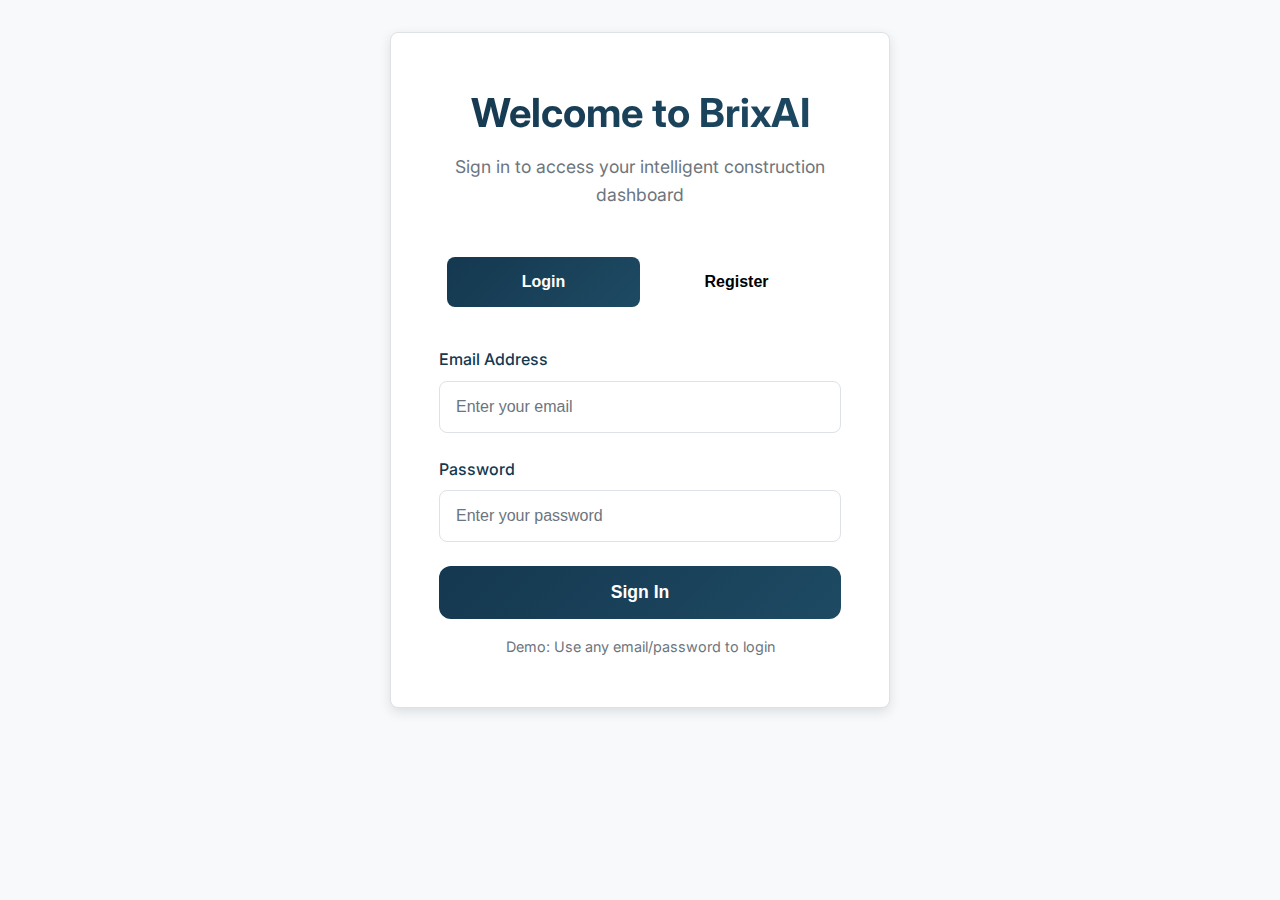
<file: widget/index.html>
<!DOCTYPE html>
<html lang="en">
<head>
  <meta charset="UTF-8">
  <meta name="viewport" content="width=device-width, initial-scale=1.0">
  <title>BrixAI - Smart Construction Management</title>
  <link rel="stylesheet" href="./style.css" />
  <link rel="icon" href="data:image/svg+xml,<svg xmlns='http://www.w3.org/2000/svg' viewBox='0 0 100 100'><text y='.9em' font-size='90'>🏗️</text></svg>">
</head>

<body>
  <div class="container">
    <!-- Auth Section -->
    <div class="auth-section">
      <div class="welcome-section">
        <h1>Welcome to BrixAI</h1>
        <p>Sign in to access your intelligent construction dashboard</p>
      </div>

      <div class="auth-tabs" data-active="login">
        <button class="tab-btn active" onclick="showTab('login')">Login</button>
        <button class="tab-btn" onclick="showTab('register')">Register</button>
      </div>

      <div id="login-tab" class="auth-form">
        <div class="input-group">
          <label for="login-email">Email Address</label>
          <input id="login-email" type="email" placeholder="Enter your email" required />
        </div>
        <div class="input-group">
          <label for="login-password">Password</label>
          <input id="login-password" type="password" placeholder="Enter your password" required />
        </div>
        <button class="button" onclick="loginUser()">Sign In</button>
        <p style="text-align: center; margin-top: 1rem; color: var(--text-secondary); font-size: 0.9rem;">
          Demo: Use any email/password to login
        </p>
      </div>

      <div id="register-tab" class="auth-form" style="display:none;">
        <div class="input-group">
          <label for="reg-name">Full Name</label>
          <input id="reg-name" type="text" placeholder="Enter your full name" required />
        </div>
        <div class="input-group">
          <label for="reg-email">Email Address</label>
          <input id="reg-email" type="email" placeholder="Enter your email" required />
        </div>
        <div class="input-group">
          <label for="reg-password">Password</label>
          <input id="reg-password" type="password" placeholder="Create a password" required />
        </div>
        <div class="input-group">
          <label for="reg-role">Role</label>
          <select id="reg-role" required>
            <option value="">Select your role</option>
            <option value="labor">Labor</option>
            <option value="mistri">Supervisor (Mestri)</option>
            <option value="engineer">Engineer</option>
            <option value="manager">Manager</option>
            <option value="vendor">Vendor</option>
            <option value="safety">Safety Officer</option>
          </select>
        </div>
        <button class="button" onclick="registerUser()">Create Account</button>
      </div>
    </div>
  </div>

  <script src="./js/auth.js"></script>
</body>
</html>
</file>
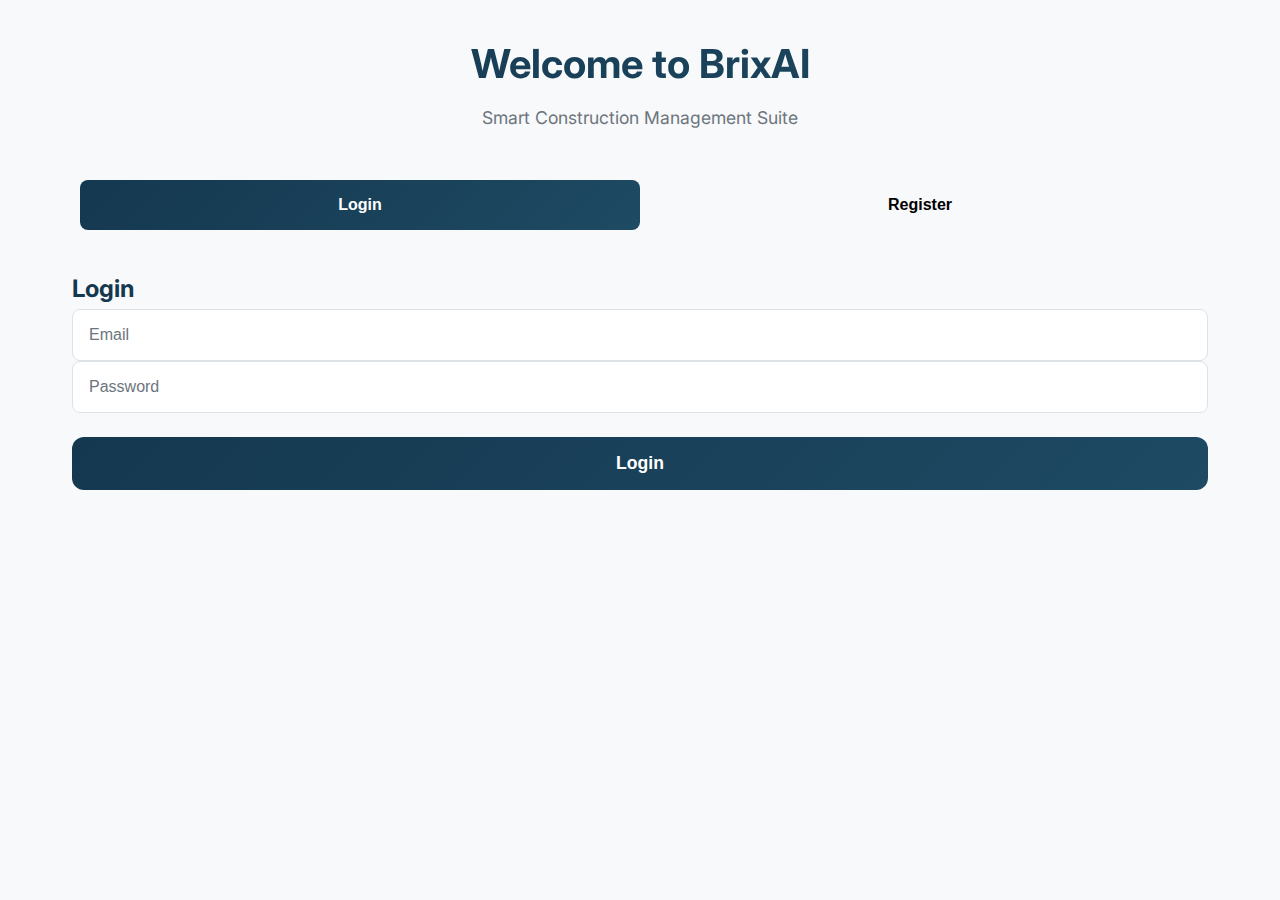
<file: login.html>
<!DOCTYPE html>
<html>
<head>
  <title>BrixAI - Login/Register</title>
  <link rel="stylesheet" href="./style.css" />
</head>

<body>

<div class="container">
  <div class="welcome-section">
    <h1>Welcome to <span style="color:#005eff;">BrixAI</span></h1>
    <p>Smart Construction Management Suite</p>
  </div>

  <div class="auth-tabs">
    <button class="tab-btn active" onclick="showTab('login')">Login</button>
    <button class="tab-btn" onclick="showTab('register')">Register</button>
  </div>

  <div id="login-tab" class="auth-form">
    <h2>Login</h2>
    <div class="input-group">
      <input id="login-email" placeholder="Email" />
      <input id="login-password" type="password" placeholder="Password" />
    </div>
    <button class="button" onclick="loginUser()">Login</button>
  </div>

  <div id="register-tab" class="auth-form" style="display:none;">
    <h2>Create Account</h2>
    <div class="input-group">
      <input id="reg-name" placeholder="Full Name" />
      <input id="reg-email" placeholder="Email" />
      <input id="reg-password" type="password" placeholder="Password" />
      <select id="reg-role">
        <option value="labor">Labor</option>
        <option value="mistri">Supervisor (Mestri)</option>
        <option value="engineer">Engineer</option>
        <option value="manager">Manager</option>
      </select>
    </div>
    <button class="button" onclick="registerUser()">Register</button>
  </div>
</div>

<script src="./js/auth-demo.js"></script>
</body>
</html>
</file>
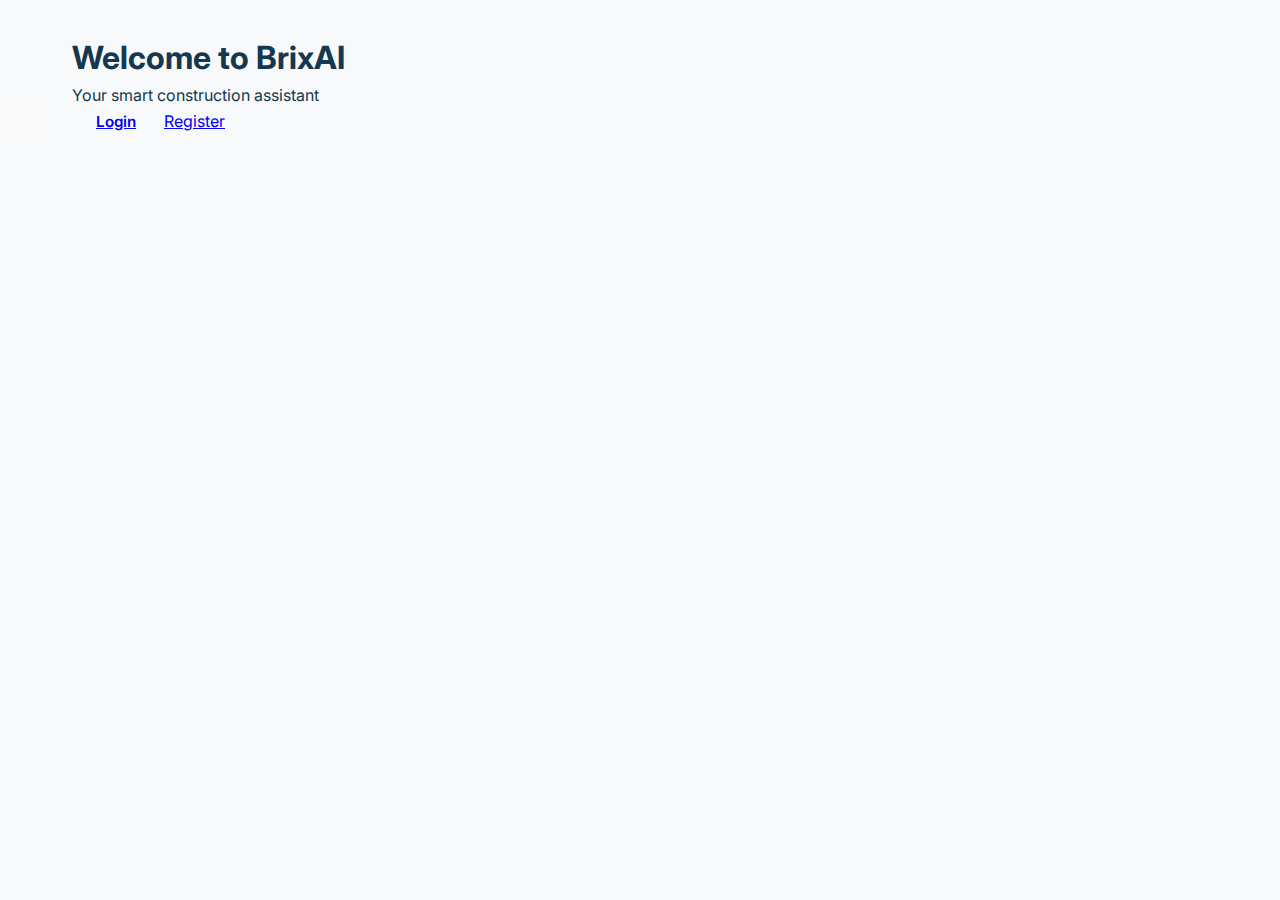
<file: welcome.html>
<!DOCTYPE html>
<html>
<head>
  <meta charset="UTF-8">
  <title>BrixAI</title>
  <link rel="stylesheet" href="style.css">
</head>
<body>

<div class="container center">
  <h1>Welcome to BrixAI</h1>
  <p>Your smart construction assistant</p>

  <a href="login.html" class="btn">Login</a>
  <a href="register.html" class="btn-outline">Register</a>
</div>

</body>
</html>
</file>
<file: widget/style.css>
/* ==================================================
   BrixAI — Modern Web Design
   - Beautiful, Interactive, Attractive Webpage Style
   - Gradient backgrounds, animations, modern typography
   - Responsive design for desktop and mobile
   ================================================== */

@import url('https://fonts.googleapis.com/css2?family=Inter:wght@300;400;500;600;700&family=Poppins:wght@400;500;600;700&display=swap');

:root {
  /* Zoho-inspired Professional Color Scheme */
  --primary: linear-gradient(135deg, #14384f 0%, #1e4a63 100%);
  --primary-color: #14384f;
  --primary-dark: #0c2230;
  --secondary: linear-gradient(135deg, #4a90e2 0%, #357abd 100%);
  --accent: #4a90e2;
  --success: #28a745;
  --warning: #ffc107;
  --error: #dc3545;

  /* Background Colors */
  --bg-primary: #ffffff;
  --bg-secondary: #f8f9fa;
  --bg-tertiary: #e9ecef;
  --bg-gradient: linear-gradient(135deg, #f8f9fa 0%, #e9ecef 100%);

  /* Card and Surface Colors */
  --bg-card: #ffffff;
  --bg-card-hover: #f8f9fa;
  --border-color: #dee2e6;
  --border-light: #e9ecef;

  /* Text Colors */
  --text-primary: #14384f;
  --text-secondary: #6c757d;
  --text-muted: #adb5bd;
  --text-white: #ffffff;

  /* Shadow Colors */
  --shadow-light: 0 2px 4px rgba(12, 34, 48, 0.08);
  --shadow-medium: 0 4px 12px rgba(12, 34, 48, 0.12);
  --shadow-heavy: 0 8px 24px rgba(12, 34, 48, 0.16);
  --shadow-primary: 0 4px 12px rgba(20, 56, 79, 0.15);

  /* Other Design Tokens */
  --border-radius: 8px;
  --border-radius-lg: 12px;
  --transition: all 0.3s cubic-bezier(0.4, 0, 0.2, 1);
  --glass: rgba(255, 255, 255, 0.9);
  --glass-border: rgba(255, 255, 255, 0.8);
}

* {
  margin: 0;
  padding: 0;
  box-sizing: border-box;
}

html {
  scroll-behavior: smooth;
}

body {
  font-family: 'Inter', -apple-system, BlinkMacSystemFont, 'Segoe UI', Roboto, sans-serif;
  line-height: 1.6;
  color: var(--text-primary);
  background: var(--bg-secondary);
  min-height: 100vh;
  overflow-x: hidden;
}

/* Container */
.container {
  max-width: 1200px;
  margin: 0 auto;
  padding: 2rem;
  position: relative;
}

/* Header */
header {
  background: var(--bg-card);
  border: 1px solid var(--border-color);
  border-radius: var(--border-radius);
  padding: 1.5rem 2rem;
  margin-bottom: 2rem;
  box-shadow: var(--shadow-light);
  display: flex;
  justify-content: space-between;
  align-items: center;
  animation: slideInDown 0.8s ease-out;
}

@keyframes slideInDown {
  from { transform: translateY(-100%); opacity: 0; }
  to { transform: translateY(0); opacity: 1; }
}

.brand {
  display: flex;
  align-items: center;
  gap: 1rem;
}

.logo {
  width: 60px;
  height: 60px;
  background: var(--primary);
  border-radius: 50%;
  display: flex;
  align-items: center;
  justify-content: center;
  color: white;
  font-weight: 700;
  font-family: 'Poppins', sans-serif;
  font-size: 1.5rem;
  box-shadow: var(--shadow-light);
  transition: var(--transition);
}

.logo:hover {
  transform: scale(1.1) rotate(5deg);
  box-shadow: var(--shadow-medium);
}

.brand h1 {
  font-family: 'Poppins', sans-serif;
  font-size: 1.8rem;
  font-weight: 700;
  background: var(--primary);
  -webkit-background-clip: text;
  -webkit-text-fill-color: transparent;
  background-clip: text;
}

.brand small {
  display: block;
  color: var(--text-secondary);
  font-size: 0.9rem;
  margin-top: 0.25rem;
}

.header-actions {
  display: flex;
  gap: 1rem;
  align-items: center;
}

.btn {
  padding: 0.75rem 1.5rem;
  border: none;
  border-radius: 50px;
  font-weight: 600;
  font-size: 0.95rem;
  cursor: pointer;
  transition: var(--transition);
  position: relative;
  overflow: hidden;
}

.btn::before {
  content: '';
  position: absolute;
  top: 0;
  left: -100%;
  width: 100%;
  height: 100%;
  background: linear-gradient(90deg, transparent, rgba(255,255,255,0.2), transparent);
  transition: left 0.5s;
}

.btn:hover::before {
  left: 100%;
}

.btn-primary {
  background: var(--primary);
  color: white;
  box-shadow: var(--shadow-light);
}

.btn-primary:hover {
  transform: translateY(-2px);
  box-shadow: var(--shadow-medium);
}

.btn-secondary {
  background: var(--secondary);
  color: white;
  box-shadow: var(--shadow-light);
}

.btn-secondary:hover {
  transform: translateY(-2px);
  box-shadow: var(--shadow-medium);
}

.btn-ghost {
  background: transparent;
  color: var(--text-primary);
  border: 2px solid var(--border-color);
}

.btn-ghost:hover {
  background: var(--bg-card-hover);
}

/* Auth Section */
.auth-section {
  background: var(--bg-card);
  border: 1px solid var(--border-color);
  border-radius: var(--border-radius);
  padding: 3rem;
  box-shadow: var(--shadow-medium);
  animation: fadeInUp 1s ease-out 0.2s both;
  max-width: 500px;
  margin: 0 auto;
}

@keyframes fadeInUp {
  from { transform: translateY(30px); opacity: 0; }
  to { transform: translateY(0); opacity: 1; }
}

.welcome-section {
  text-align: center;
  margin-bottom: 2.5rem;
}

.welcome-section h1 {
  font-size: 2.5rem;
  font-weight: 700;
  margin-bottom: 0.5rem;
  background: var(--primary);
  -webkit-background-clip: text;
  -webkit-text-fill-color: transparent;
  background-clip: text;
}

.welcome-section p {
  color: var(--text-secondary);
  font-size: 1.1rem;
  max-width: 400px;
  margin: 0 auto;
}

.auth-tabs {
  display: flex;
  background: var(--bg-light);
  border-radius: 12px;
  padding: 0.5rem;
  margin-bottom: 2rem;
  position: relative;
}

.tab-btn {
  flex: 1;
  padding: 1rem;
  border: none;
  background: transparent;
  cursor: pointer;
  font-weight: 600;
  font-size: 1rem;
  border-radius: 8px;
  transition: var(--transition);
  position: relative;
  z-index: 2;
}

.tab-btn.active {
  color: white;
}

.auth-tabs::before {
  content: '';
  position: absolute;
  top: 0.5rem;
  left: 0.5rem;
  width: calc(50% - 0.5rem);
  height: calc(100% - 1rem);
  background: var(--primary);
  border-radius: 8px;
  transition: transform 0.3s ease;
  z-index: 1;
}

.auth-tabs[data-active="register"]::before {
  transform: translateX(100%);
}

.auth-form {
  animation: slideIn 0.5s ease-out;
}

@keyframes slideIn {
  from { transform: translateX(20px); opacity: 0; }
  to { transform: translateX(0); opacity: 1; }
}

.input-group {
  margin-bottom: 1.5rem;
}

.input-group label {
  display: block;
  margin-bottom: 0.5rem;
  font-weight: 500;
  color: var(--text-primary);
}

.input-group input,
.input-group select {
  width: 100%;
  padding: 1rem;
  border: 1px solid var(--border-color);
  border-radius: var(--border-radius);
  font-size: 1rem;
  background: var(--bg-primary);
  transition: var(--transition);
  outline: none;
}

.input-group input:focus,
.input-group select:focus {
  border-color: var(--primary-color);
  box-shadow: 0 0 0 3px rgba(20, 56, 79, 0.1);
  background: var(--bg-primary);
}

.input-group input::placeholder {
  color: var(--text-secondary);
}

.button {
  width: 100%;
  padding: 1rem;
  background: var(--primary);
  color: white;
  border: none;
  border-radius: 12px;
  font-size: 1.1rem;
  font-weight: 600;
  cursor: pointer;
  transition: var(--transition);
  position: relative;
  overflow: hidden;
}

.button::before {
  content: '';
  position: absolute;
  top: 0;
  left: -100%;
  width: 100%;
  height: 100%;
  background: linear-gradient(90deg, transparent, rgba(255,255,255,0.2), transparent);
  transition: left 0.5s;
}

.button:hover::before {
  left: 100%;
}

.button:hover {
  transform: translateY(-2px);
  box-shadow: var(--shadow-medium);
}

.button:active {
  transform: translateY(0);
}

/* Dashboard Layout */
.dashboard-layout {
  display: grid;
  grid-template-columns: 280px 1fr;
  gap: 2rem;
  min-height: calc(100vh - 200px);
  animation: fadeIn 1s ease-out;
}

@keyframes fadeIn {
  from { opacity: 0; }
  to { opacity: 1; }
}

.dashboard-header {
  grid-column: 1 / -1;
  background: var(--bg-card);
  border: 1px solid var(--border-color);
  border-radius: var(--border-radius);
  padding: 1.5rem 2rem;
  box-shadow: var(--shadow-light);
  display: flex;
  justify-content: space-between;
  align-items: center;
  margin-bottom: 0;
  animation: slideInDown 0.8s ease-out;
}

.user-profile {
  display: flex;
  align-items: center;
  gap: 1rem;
}

.user-avatar {
  width: 40px;
  height: 40px;
  border-radius: 50%;
  background: var(--primary);
  display: flex;
  align-items: center;
  justify-content: center;
  color: white;
  font-weight: 600;
}

.sidebar {
  background: var(--bg-card);
  border: 1px solid var(--border-color);
  border-radius: var(--border-radius);
  padding: 2rem;
  box-shadow: var(--shadow-light);
  height: fit-content;
  position: sticky;
  top: 2rem;
}

.sidebar h3 {
  margin-bottom: 1.5rem;
  font-size: 1.2rem;
  font-weight: 600;
}

.sidebar-item {
  display: flex;
  align-items: center;
  gap: 0.75rem;
  padding: 0.75rem 1rem;
  margin-bottom: 0.5rem;
  border-radius: 12px;
  cursor: pointer;
  transition: var(--transition);
  font-weight: 500;
}

.sidebar-item:hover {
  background: var(--glass);
  transform: translateX(4px);
}

.sidebar-item.active {
  background: var(--primary);
  color: white;
  box-shadow: var(--shadow-light);
}

.main-content {
  background: var(--bg-card);
  border: 1px solid var(--border-color);
  border-radius: var(--border-radius);
  padding: 2rem;
  box-shadow: var(--shadow-light);
  min-height: 600px;
}

.content-placeholder {
  text-align: center;
  padding: 3rem;
  color: var(--text-secondary);
}

.content-placeholder h2 {
  font-size: 2rem;
  margin-bottom: 1rem;
  color: var(--text-primary);
}

.dashboard-footer {
  grid-column: 1 / -1;
  background: var(--bg-card);
  border: 1px solid var(--border-color);
  border-radius: var(--border-radius);
  padding: 1.5rem;
  text-align: center;
  color: var(--text-secondary);
  margin-top: 2rem;
  box-shadow: var(--shadow-light);
}

/* Cards and Components */
.card {
  background: var(--bg-card);
  border: 1px solid var(--border-color);
  border-radius: var(--border-radius);
  padding: 1.5rem;
  box-shadow: var(--shadow-light);
  margin-bottom: 1.5rem;
  transition: var(--transition);
}

.card:hover {
  transform: translateY(-2px);
  box-shadow: var(--shadow-medium);
}

.card h3 {
  margin-bottom: 1rem;
  font-size: 1.3rem;
  font-weight: 600;
}

.kpi-grid {
  display: grid;
  grid-template-columns: repeat(auto-fit, minmax(200px, 1fr));
  gap: 1rem;
  margin-bottom: 2rem;
}

.kpi-card {
  background: var(--bg-card);
  border: 1px solid var(--border-color);
  border-radius: var(--border-radius);
  padding: 1.5rem;
  text-align: center;
  box-shadow: var(--shadow-light);
  transition: var(--transition);
}

.kpi-card:hover {
  transform: translateY(-4px);
  box-shadow: var(--shadow-medium);
}

.kpi-card .value {
  font-size: 2.5rem;
  font-weight: 700;
  margin-bottom: 0.5rem;
  background: var(--primary);
  -webkit-background-clip: text;
  -webkit-text-fill-color: transparent;
  background-clip: text;
}

.kpi-card .label {
  color: var(--text-secondary);
  font-size: 0.9rem;
  text-transform: uppercase;
  letter-spacing: 0.5px;
}

/* Responsive Design */
@media (max-width: 1024px) {
  .dashboard-layout {
    grid-template-columns: 1fr;
    gap: 1.5rem;
  }

  .sidebar {
    position: static;
  }
}

@media (max-width: 768px) {
  .container {
    padding: 1rem;
  }

  header {
    padding: 1rem;
    flex-direction: column;
    gap: 1rem;
    text-align: center;
  }

  .header-actions {
    width: 100%;
    justify-content: center;
  }

  .auth-section {
    padding: 2rem 1.5rem;
  }

  .welcome-section h1 {
    font-size: 2rem;
  }

  .dashboard-layout {
    grid-template-columns: 1fr;
  }

  .main-content,
  .sidebar {
    padding: 1.5rem;
  }

  .kpi-grid {
    grid-template-columns: 1fr;
  }
}

@media (max-width: 480px) {
  .welcome-section h1 {
    font-size: 1.8rem;
  }

  .brand h1 {
    font-size: 1.5rem;
  }

  .auth-section {
    padding: 1.5rem 1rem;
  }

  .btn {
    padding: 0.6rem 1.2rem;
    font-size: 0.9rem;
  }
}

/* Loading Animation */
@keyframes pulse {
  0%, 100% { opacity: 1; }
  50% { opacity: 0.5; }
}

.loading {
  animation: pulse 1.5s ease-in-out infinite;
}

/* Scrollbar Styling */
::-webkit-scrollbar {
  width: 8px;
}

::-webkit-scrollbar-track {
  background: var(--bg-light);
}

::-webkit-scrollbar-thumb {
  background: var(--primary-color);
  border-radius: 4px;
}

::-webkit-scrollbar-thumb:hover {
  background: #5a67d8;
}
</file>
<file: style.css>
/* ==================================================
   BrixAI — Modern Web Design
   - Beautiful, Interactive, Attractive Webpage Style
   - Gradient backgrounds, animations, modern typography
   - Responsive design for desktop and mobile
   ================================================== */

@import url('https://fonts.googleapis.com/css2?family=Inter:wght@300;400;500;600;700&family=Poppins:wght@400;500;600;700&display=swap');

:root {
  /* Zoho-inspired Professional Color Scheme */
  --primary: linear-gradient(135deg, #14384f 0%, #1e4a63 100%);
  --primary-color: #14384f;
  --primary-dark: #0c2230;
  --secondary: linear-gradient(135deg, #4a90e2 0%, #357abd 100%);
  --accent: #4a90e2;
  --success: #28a745;
  --warning: #ffc107;
  --error: #dc3545;

  /* Background Colors */
  --bg-primary: #ffffff;
  --bg-secondary: #f8f9fa;
  --bg-tertiary: #e9ecef;
  --bg-gradient: linear-gradient(135deg, #f8f9fa 0%, #e9ecef 100%);

  /* Card and Surface Colors */
  --bg-card: #ffffff;
  --bg-card-hover: #f8f9fa;
  --border-color: #dee2e6;
  --border-light: #e9ecef;

  /* Text Colors */
  --text-primary: #14384f;
  --text-secondary: #6c757d;
  --text-muted: #adb5bd;
  --text-white: #ffffff;

  /* Shadow Colors */
  --shadow-light: 0 2px 4px rgba(12, 34, 48, 0.08);
  --shadow-medium: 0 4px 12px rgba(12, 34, 48, 0.12);
  --shadow-heavy: 0 8px 24px rgba(12, 34, 48, 0.16);
  --shadow-primary: 0 4px 12px rgba(20, 56, 79, 0.15);

  /* Other Design Tokens */
  --border-radius: 8px;
  --border-radius-lg: 12px;
  --transition: all 0.3s cubic-bezier(0.4, 0, 0.2, 1);
  --glass: rgba(255, 255, 255, 0.9);
  --glass-border: rgba(255, 255, 255, 0.8);
}

* {
  margin: 0;
  padding: 0;
  box-sizing: border-box;
}

html {
  scroll-behavior: smooth;
}

body {
  font-family: 'Inter', -apple-system, BlinkMacSystemFont, 'Segoe UI', Roboto, sans-serif;
  line-height: 1.6;
  color: var(--text-primary);
  background: var(--bg-secondary);
  min-height: 100vh;
  overflow-x: hidden;
}

/* Container */
.container {
  max-width: 1200px;
  margin: 0 auto;
  padding: 2rem;
  position: relative;
}

/* Header */
header {
  background: var(--bg-card);
  border: 1px solid var(--border-color);
  border-radius: var(--border-radius);
  padding: 1.5rem 2rem;
  margin-bottom: 2rem;
  box-shadow: var(--shadow-light);
  display: flex;
  justify-content: space-between;
  align-items: center;
  animation: slideInDown 0.8s ease-out;
}

@keyframes slideInDown {
  from { transform: translateY(-100%); opacity: 0; }
  to { transform: translateY(0); opacity: 1; }
}

.brand {
  display: flex;
  align-items: center;
  gap: 1rem;
}

.logo {
  width: 60px;
  height: 60px;
  background: var(--primary);
  border-radius: 50%;
  display: flex;
  align-items: center;
  justify-content: center;
  color: white;
  font-weight: 700;
  font-family: 'Poppins', sans-serif;
  font-size: 1.5rem;
  box-shadow: var(--shadow-light);
  transition: var(--transition);
}

.logo:hover {
  transform: scale(1.1) rotate(5deg);
  box-shadow: var(--shadow-medium);
}

.brand h1 {
  font-family: 'Poppins', sans-serif;
  font-size: 1.8rem;
  font-weight: 700;
  background: var(--primary);
  -webkit-background-clip: text;
  -webkit-text-fill-color: transparent;
  background-clip: text;
}

.brand small {
  display: block;
  color: var(--text-secondary);
  font-size: 0.9rem;
  margin-top: 0.25rem;
}

.header-actions {
  display: flex;
  gap: 1rem;
  align-items: center;
}

.btn {
  padding: 0.75rem 1.5rem;
  border: none;
  border-radius: 50px;
  font-weight: 600;
  font-size: 0.95rem;
  cursor: pointer;
  transition: var(--transition);
  position: relative;
  overflow: hidden;
}

.btn::before {
  content: '';
  position: absolute;
  top: 0;
  left: -100%;
  width: 100%;
  height: 100%;
  background: linear-gradient(90deg, transparent, rgba(255,255,255,0.2), transparent);
  transition: left 0.5s;
}

.btn:hover::before {
  left: 100%;
}

.btn-primary {
  background: var(--primary);
  color: white;
  box-shadow: var(--shadow-light);
}

.btn-primary:hover {
  transform: translateY(-2px);
  box-shadow: var(--shadow-medium);
}

.btn-secondary {
  background: var(--secondary);
  color: white;
  box-shadow: var(--shadow-light);
}

.btn-secondary:hover {
  transform: translateY(-2px);
  box-shadow: var(--shadow-medium);
}

.btn-ghost {
  background: transparent;
  color: var(--text-primary);
  border: 2px solid var(--border-color);
}

.btn-ghost:hover {
  background: var(--bg-card-hover);
}

/* Auth Section */
.auth-section {
  background: var(--bg-card);
  border: 1px solid var(--border-color);
  border-radius: var(--border-radius);
  padding: 3rem;
  box-shadow: var(--shadow-medium);
  animation: fadeInUp 1s ease-out 0.2s both;
  max-width: 500px;
  margin: 0 auto;
}

@keyframes fadeInUp {
  from { transform: translateY(30px); opacity: 0; }
  to { transform: translateY(0); opacity: 1; }
}

.welcome-section {
  text-align: center;
  margin-bottom: 2.5rem;
}

.welcome-section h1 {
  font-size: 2.5rem;
  font-weight: 700;
  margin-bottom: 0.5rem;
  background: var(--primary);
  -webkit-background-clip: text;
  -webkit-text-fill-color: transparent;
  background-clip: text;
}

.welcome-section p {
  color: var(--text-secondary);
  font-size: 1.1rem;
  max-width: 400px;
  margin: 0 auto;
}

.auth-tabs {
  display: flex;
  background: var(--bg-light);
  border-radius: 12px;
  padding: 0.5rem;
  margin-bottom: 2rem;
  position: relative;
}

.tab-btn {
  flex: 1;
  padding: 1rem;
  border: none;
  background: transparent;
  cursor: pointer;
  font-weight: 600;
  font-size: 1rem;
  border-radius: 8px;
  transition: var(--transition);
  position: relative;
  z-index: 2;
}

.tab-btn.active {
  color: white;
}

.auth-tabs::before {
  content: '';
  position: absolute;
  top: 0.5rem;
  left: 0.5rem;
  width: calc(50% - 0.5rem);
  height: calc(100% - 1rem);
  background: var(--primary);
  border-radius: 8px;
  transition: transform 0.3s ease;
  z-index: 1;
}

.auth-tabs[data-active="register"]::before {
  transform: translateX(100%);
}

.auth-form {
  animation: slideIn 0.5s ease-out;
}

@keyframes slideIn {
  from { transform: translateX(20px); opacity: 0; }
  to { transform: translateX(0); opacity: 1; }
}

.input-group {
  margin-bottom: 1.5rem;
}

.input-group label {
  display: block;
  margin-bottom: 0.5rem;
  font-weight: 500;
  color: var(--text-primary);
}

.input-group input,
.input-group select {
  width: 100%;
  padding: 1rem;
  border: 1px solid var(--border-color);
  border-radius: var(--border-radius);
  font-size: 1rem;
  background: var(--bg-primary);
  transition: var(--transition);
  outline: none;
}

.input-group input:focus,
.input-group select:focus {
  border-color: var(--primary-color);
  box-shadow: 0 0 0 3px rgba(20, 56, 79, 0.1);
  background: var(--bg-primary);
}

.input-group input::placeholder {
  color: var(--text-secondary);
}

.button {
  width: 100%;
  padding: 1rem;
  background: var(--primary);
  color: white;
  border: none;
  border-radius: 12px;
  font-size: 1.1rem;
  font-weight: 600;
  cursor: pointer;
  transition: var(--transition);
  position: relative;
  overflow: hidden;
}

.button::before {
  content: '';
  position: absolute;
  top: 0;
  left: -100%;
  width: 100%;
  height: 100%;
  background: linear-gradient(90deg, transparent, rgba(255,255,255,0.2), transparent);
  transition: left 0.5s;
}

.button:hover::before {
  left: 100%;
}

.button:hover {
  transform: translateY(-2px);
  box-shadow: var(--shadow-medium);
}

.button:active {
  transform: translateY(0);
}

/* Dashboard Layout */
.dashboard-layout {
  display: grid;
  grid-template-columns: 280px 1fr;
  gap: 2rem;
  min-height: calc(100vh - 200px);
  animation: fadeIn 1s ease-out;
}

@keyframes fadeIn {
  from { opacity: 0; }
  to { opacity: 1; }
}

.dashboard-header {
  grid-column: 1 / -1;
  background: var(--bg-card);
  border: 1px solid var(--border-color);
  border-radius: var(--border-radius);
  padding: 1.5rem 2rem;
  box-shadow: var(--shadow-light);
  display: flex;
  justify-content: space-between;
  align-items: center;
  margin-bottom: 0;
  animation: slideInDown 0.8s ease-out;
}

.user-profile {
  display: flex;
  align-items: center;
  gap: 1rem;
}

.user-avatar {
  width: 40px;
  height: 40px;
  border-radius: 50%;
  background: var(--primary);
  display: flex;
  align-items: center;
  justify-content: center;
  color: white;
  font-weight: 600;
}

.sidebar {
  background: var(--bg-card);
  border: 1px solid var(--border-color);
  border-radius: var(--border-radius);
  padding: 2rem;
  box-shadow: var(--shadow-light);
  height: fit-content;
  position: sticky;
  top: 2rem;
}

.sidebar h3 {
  margin-bottom: 1.5rem;
  font-size: 1.2rem;
  font-weight: 600;
}

.sidebar-item {
  display: flex;
  align-items: center;
  gap: 0.75rem;
  padding: 0.75rem 1rem;
  margin-bottom: 0.5rem;
  border-radius: 12px;
  cursor: pointer;
  transition: var(--transition);
  font-weight: 500;
}

.sidebar-item:hover {
  background: var(--glass);
  transform: translateX(4px);
}

.sidebar-item.active {
  background: var(--primary);
  color: white;
  box-shadow: var(--shadow-light);
}

.main-content {
  background: var(--bg-card);
  border: 1px solid var(--border-color);
  border-radius: var(--border-radius);
  padding: 2rem;
  box-shadow: var(--shadow-light);
  min-height: 600px;
}

.content-placeholder {
  text-align: center;
  padding: 3rem;
  color: var(--text-secondary);
}

.content-placeholder h2 {
  font-size: 2rem;
  margin-bottom: 1rem;
  color: var(--text-primary);
}

.dashboard-footer {
  grid-column: 1 / -1;
  background: var(--bg-card);
  border: 1px solid var(--border-color);
  border-radius: var(--border-radius);
  padding: 1.5rem;
  text-align: center;
  color: var(--text-secondary);
  margin-top: 2rem;
  box-shadow: var(--shadow-light);
}

/* Cards and Components */
.card {
  background: var(--bg-card);
  border: 1px solid var(--border-color);
  border-radius: var(--border-radius);
  padding: 1.5rem;
  box-shadow: var(--shadow-light);
  margin-bottom: 1.5rem;
  transition: var(--transition);
}

.card:hover {
  transform: translateY(-2px);
  box-shadow: var(--shadow-medium);
}

.card h3 {
  margin-bottom: 1rem;
  font-size: 1.3rem;
  font-weight: 600;
}

.kpi-grid {
  display: grid;
  grid-template-columns: repeat(auto-fit, minmax(200px, 1fr));
  gap: 1rem;
  margin-bottom: 2rem;
}

.kpi-card {
  background: var(--bg-card);
  border: 1px solid var(--border-color);
  border-radius: var(--border-radius);
  padding: 1.5rem;
  text-align: center;
  box-shadow: var(--shadow-light);
  transition: var(--transition);
}

.kpi-card:hover {
  transform: translateY(-4px);
  box-shadow: var(--shadow-medium);
}

.kpi-card .value {
  font-size: 2.5rem;
  font-weight: 700;
  margin-bottom: 0.5rem;
  background: var(--primary);
  -webkit-background-clip: text;
  -webkit-text-fill-color: transparent;
  background-clip: text;
}

.kpi-card .label {
  color: var(--text-secondary);
  font-size: 0.9rem;
  text-transform: uppercase;
  letter-spacing: 0.5px;
}

/* Responsive Design */
@media (max-width: 1024px) {
  .dashboard-layout {
    grid-template-columns: 1fr;
    gap: 1.5rem;
  }

  .sidebar {
    position: static;
  }
}

@media (max-width: 768px) {
  .container {
    padding: 1rem;
  }

  header {
    padding: 1rem;
    flex-direction: column;
    gap: 1rem;
    text-align: center;
  }

  .header-actions {
    width: 100%;
    justify-content: center;
  }

  .auth-section {
    padding: 2rem 1.5rem;
  }

  .welcome-section h1 {
    font-size: 2rem;
  }

  .dashboard-layout {
    grid-template-columns: 1fr;
  }

  .main-content,
  .sidebar {
    padding: 1.5rem;
  }

  .kpi-grid {
    grid-template-columns: 1fr;
  }
}

@media (max-width: 480px) {
  .welcome-section h1 {
    font-size: 1.8rem;
  }

  .brand h1 {
    font-size: 1.5rem;
  }

  .auth-section {
    padding: 1.5rem 1rem;
  }

  .btn {
    padding: 0.6rem 1.2rem;
    font-size: 0.9rem;
  }
}

/* Loading Animation */
@keyframes pulse {
  0%, 100% { opacity: 1; }
  50% { opacity: 0.5; }
}

.loading {
  animation: pulse 1.5s ease-in-out infinite;
}

/* Scrollbar Styling */
::-webkit-scrollbar {
  width: 8px;
}

::-webkit-scrollbar-track {
  background: var(--bg-light);
}

::-webkit-scrollbar-thumb {
  background: var(--primary-color);
  border-radius: 4px;
}

::-webkit-scrollbar-thumb:hover {
  background: #5a67d8;
}
</file>
